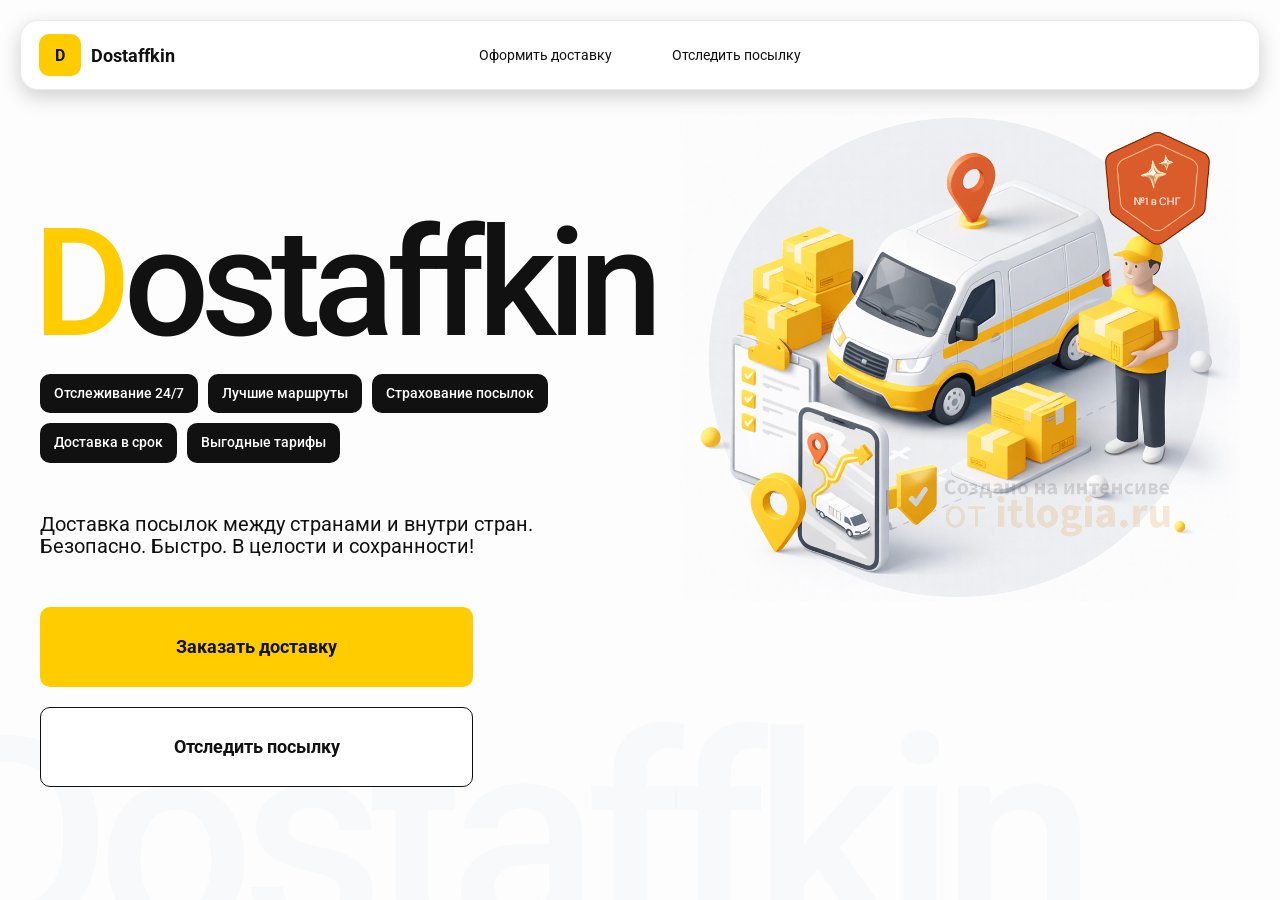
<file: index.html>
<!doctype html>
<html lang="ru">

<head>
    <meta charset="utf-8" />
    <meta name="viewport" content="width=device-width,initial-scale=1,maximum-scale=1,user-scalable=0" />
    <title>Dostaffkin — Доставка посылок между странами и внутри стран. Безопасно. Быстро. В целости и сохранности!
    </title>

    <link href="styles/base.css" rel="stylesheet" />
    <link href="styles/base_adaptive.css" rel="stylesheet" />
    <link href="styles/index.css" rel="stylesheet" />
    <link href="styles/index_adaptive.css" rel="stylesheet" />
</head>

<body>

    <div class="container">
        <header class="header">
            <a class="header-brand" href="#">
                <div class="header-logo">D</div>
                <div class="header-title">Dostaffkin</div>
            </a>
            <nav class="header-menu">
                <a class="header-link" href="./order.html">Оформить <span>доставку</span></a>
                <a class="header-link" href="./track.html">Отследить <span>посылку</span></a>
            </nav>
        </header>
        <main class="main">
            <section class="main-info">
                <div class="main-title">
                    <span>D</span>ostaffkin
                </div>
                <div class="main-features">
                    <div class="main-feature">Отслеживание 24/7</div>
                    <div class="main-feature">Лучшие маршруты</div>
                    <div class="main-feature">Страхование посылок</div>
                    <div class="main-feature">Доставка в срок</div>
                    <div class="main-feature">Выгодные тарифы</div>
                </div>
                <div class="main-description">
                    Доставка посылок между странами и внутри стран.
                    Безопасно. Быстро. В целости и сохранности!
                </div>
                <div class="main-actions">
                    <a class="button" type="button" href="./order.html">Заказать доставку</a>
                    <a class="button button-white" type="button" href="./track.html">Отследить посылку</a>
                </div>
            </section>
            <div class="main-title-ghost">Dostaffkin</div>
            <section class="main-image">
                <img src="images/main-image.png" alt="Main image" />
            </section>
        </main>
    </div>

</body>

</html>
</file>
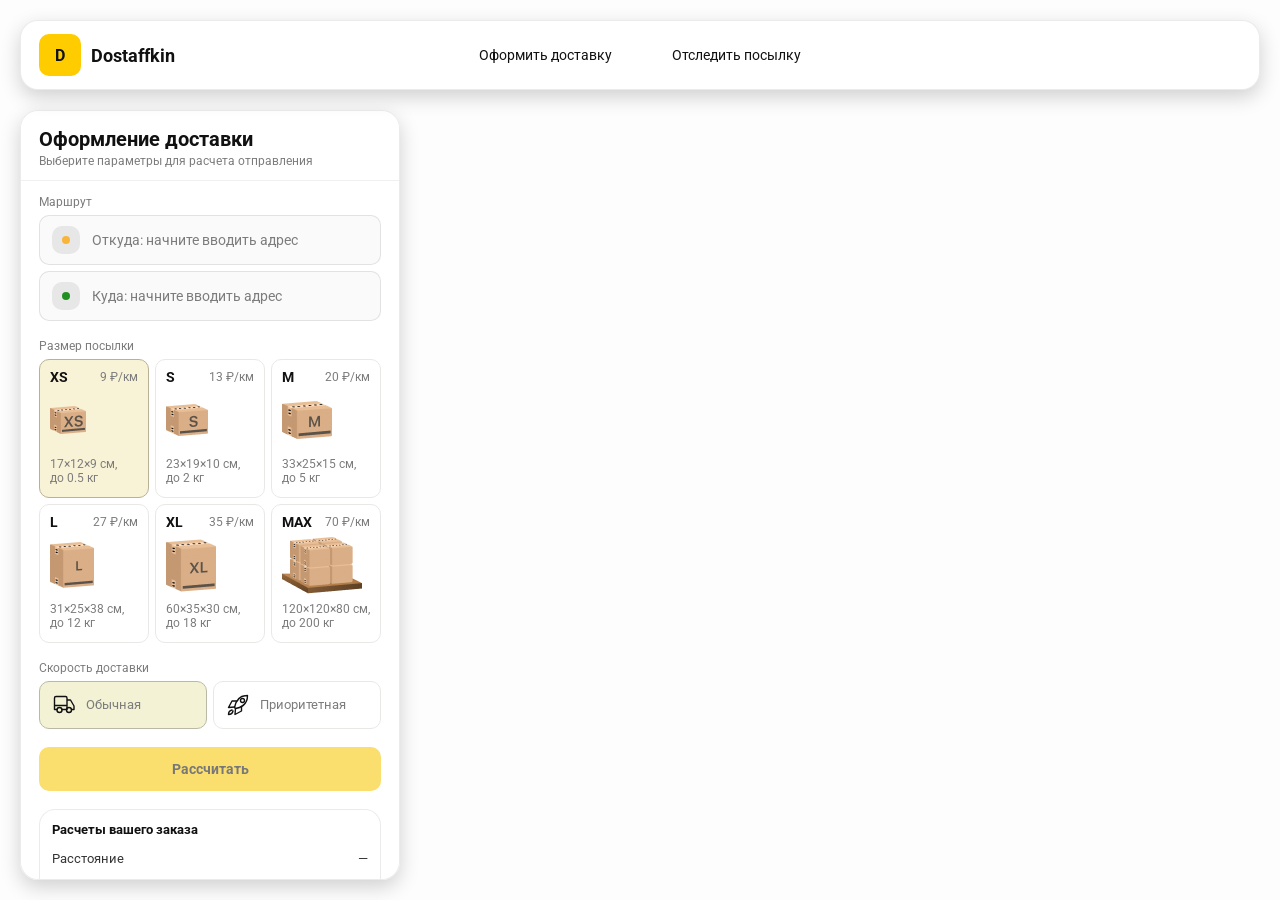
<file: order.html>
<!doctype html>
<html lang="ru">

<head>
    <meta charset="utf-8" />
    <meta name="viewport" content="width=device-width,initial-scale=1,maximum-scale=1,user-scalable=0" />
    <title>Оформление доставки</title>

    <link rel="stylesheet" href="styles/base.css" />
    <link rel="stylesheet" href="styles/base_adaptive.css" />

    <link rel="stylesheet" href="styles/order.css" />
    <link rel="stylesheet" href="styles/order_adaptive.css" />

    <script src="https://testologia.ru/ymc_min.js" data-apikey="8b6db56c-0268-4359-9dbd-eb7afba48eb3" data-suggest-apikey="cebbba16-4373-4866-bddd-8ca182d03bf5"></script>
</head>

<body>
    <div id="map"></div>

    <header class="header">
        <a class="header-brand" href="./index.html">
            <div class="header-logo">D</div>
            <div class="header-title">Dostaffkin</div>
        </a>
        <nav class="header-menu">
            <a class="header-link" href="#">Оформить <span>доставку</span></a>
            <a class="header-link" href="./track.html">Отследить <span>посылку</span></a>
        </nav>
    </header>

    <aside class="main" id="sidebar">
        <div class="main-header">
            <div class="main-title">Оформление доставки</div>
            <div class="main-text">Выберите параметры для расчета отправления</div>
        </div>
        <div class="main-content">
            <div class="main-route">
                <div class="main-block-title">Маршрут</div>
                <div class="main-fields">
                    <div class="main-field" id="fromField">
                        <div class="main-pin"></div>
                        <input id="from" placeholder="Откуда: начните вводить адрес" autocomplete="off" />
                        <div class="main-ac" id="fromAc" role="listbox" aria-label="Подсказки адресов"></div>
                    </div>

                    <div class="main-field" id="toField">
                        <div class="main-pin"></div>
                        <input id="to" placeholder="Куда: начните вводить адрес" autocomplete="off" />
                        <div class="main-ac" id="toAc" role="listbox" aria-label="Подсказки адресов"></div>
                    </div>
                </div>
            </div>
            <div class="main-package">
                <div class="main-block-title">Размер посылки</div>

                <div class="main-sizes">
                    <div class="main-size-card is-active" data-value="xs">
                        <div class="main-size-top">
                            <div class="main-size-label">XS</div>
                            <div class="main-size-rate">9 ₽/км</div>
                        </div>
                        <div class="main-size-media">
                            <img src="images/sizes/xs.png" alt="Короб XS" />
                        </div>
                        <div class="main-size-description">17×12×9 см,<br>до 0.5 кг</div>
                    </div>

                    <div class="main-size-card" data-value="s">
                        <div class="main-size-top">
                            <div class="main-size-label">S</div>
                            <div class="main-size-rate">13 ₽/км</div>
                        </div>
                        <div class="main-size-media">
                            <img src="images/sizes/s.png" alt="Короб S" />
                        </div>
                        <div class="main-size-description">23×19×10 см,<br>до 2 кг</div>
                    </div>

                    <div class="main-size-card" data-value="m">
                        <div class="main-size-top">
                            <div class="main-size-label">M</div>
                            <div class="main-size-rate">20 ₽/км</div>
                        </div>
                        <div class="main-size-media">
                            <img src="images/sizes/m.png" alt="Короб M" />
                        </div>
                        <div class="main-size-description">33×25×15 см,<br>до 5 кг</div>
                    </div>

                    <div class="main-size-card" data-value="l">
                        <div class="main-size-top">
                            <div class="main-size-label">L</div>
                            <div class="main-size-rate">27 ₽/км</div>
                        </div>
                        <div class="main-size-media">
                            <img src="images/sizes/l.png" alt="Короб L" />
                        </div>
                        <div class="main-size-description">31×25×38 см,<br>до 12 кг</div>
                    </div>

                    <div class="main-size-card" data-value="xl">
                        <div class="main-size-top">
                            <div class="main-size-label">XL</div>
                            <div class="main-size-rate">35 ₽/км</div>
                        </div>
                        <div class="main-size-media">
                            <img src="images/sizes/xl.png" alt="Короб XL" />
                        </div>
                        <div class="main-size-description">60×35×30 см,<br>до 18 кг</div>
                    </div>

                    <div class="main-size-card" data-value="max">
                        <div class="main-size-top">
                            <div class="main-size-label">MAX</div>
                            <div class="main-size-rate">70 ₽/км</div>
                        </div>
                        <div class="main-size-media main-size-media-palleta">
                            <img src="images/sizes/max.png" alt="Паллета" />
                        </div>
                        <div class="main-size-description">120×120×80 см,<br>до 200 кг</div>
                    </div>
                </div>
            </div>
            <fieldset class="main-speed">
                <legend class="main-block-title">Скорость доставки</legend>
                <div class="main-speed-options">
                    <label class="main-speed-option">
                        <input type="radio" name="deliverySpeed" value="regular" checked />
                        <span class="main-speed-button">
                            <svg viewBox="0 0 48 48" aria-hidden="true" focusable="false">
                                <path d="M5 33V10a3 3 0 0 1 3-3h19a3 3 0 0 1 3 3v23M30 14h7l7 12v7h-5M5 33h5M20 33h9" />
                                <path d="M6 25h23" />
                                <circle cx="15" cy="34" r="5" />
                                <circle cx="34" cy="34" r="5" />
                            </svg>
                            <span>Обычная</span>
                        </span>
                    </label>
                    <label class="main-speed-option">
                        <input type="radio" name="deliverySpeed" value="priority" />
                        <span class="main-speed-button">
                            <svg viewBox="0 0 48 48" aria-hidden="true" focusable="false">
                                <path d="M17 29C20 13 30 5 43 5c0 13-8 23-24 26l-2-2Z" />
                                <circle cx="33" cy="15" r="4" />
                                <path d="M21 16h-9L5 29l12-1M31 27v9L18 43l1-12M12 34c-5 1-7 5-7 9 4 0 8-2 9-7" />
                            </svg>
                            <span>Приоритетная</span>
                        </span>
                    </label>
                </div>
            </fieldset>
            <div class="main-toll" id="tollOptions" hidden>
                <label class="main-toll-check">
                    <input id="tollSection" type="checkbox" />
                    <span>Маршрут проходит по участку ПК-5 — М-10 «Россия»</span>
                </label>
                <div id="tollCategoryField" class="main-toll-category" hidden>
                    <label for="tollCategory" class="main-block-title">Категория транспортного средства</label>
                    <select id="tollCategory" disabled>
                        <option value="">Выберите категорию ТС</option>
                        <option value="1">1 категория — максимум 2 278 ₽</option>
                        <option value="2">2 категория — максимум 3 189 ₽</option>
                        <option value="3">3 категория — максимум 4 262 ₽</option>
                        <option value="4">4 категория — максимум 6 513 ₽</option>
                    </select>
                </div>
                <p class="main-toll-note">Участок отмечается вручную. В расчёт включается указанная максимальная стоимость проезда, а не актуальный тариф на дату поездки.</p>
            </div>
            <p id="deliveryNotice" class="main-delivery-notice" role="status" aria-live="polite"></p>
            <div class="main-calculate-block">
                <button id="calc" class="button calculate-button" type="button" disabled>Рассчитать</button>
            </div>
            <div class="main-result" id="result">
                <div class="main-result-title">Расчеты вашего заказа</div>
                <div class="main-result-lines">
                    <div class="main-result-line"><span>Расстояние</span><span id="distanceValue">—</span></div>
                    <div class="main-result-line"><span>Доставим через</span><span id="durationValue">—</span></div>
                    <div class="main-result-line"><span>Тариф</span><span id="rateValue">—</span></div>
                    <div class="main-result-line"><span>Способ доставки</span><span id="speedValue">—</span></div>
                    <div class="main-result-line"><span>Стоимость доставки</span><span id="baseCostValue">—</span></div>
                    <div class="main-result-line"><span>Платный участок (макс.)</span><span id="tollValue">—</span></div>
                </div>
                <div class="main-price">
                    <div class="main-price-label">Итого</div>
                    <div class="main-price-value" id="totalValue">—</div>
                </div>
            </div>
            <div class="main-order-box">
                <div class="main-order-form" id="orderForm">
                    <div class="main-order-title">Оформление доставки</div>
                    <div class="main-block-info-row">
                        <div class="main-block-title">Контакты</div>
                        <div class="order-fields">
                            <div class="main-field">
                                <input id="customerName" placeholder="Ваше имя" autocomplete="off" />
                            </div>
                            <div class="main-field">
                                <input id="customerPhone" placeholder="Ваш телефон" autocomplete="off"
                                    inputmode="tel" />
                            </div>
                        </div>
                    </div>
                    <div class="main-block-info-row extra-info">
                        <div class="main-block-title">Дополнительная информация</div>
                        <div class="main-field textarea">
                            <textarea id="comment" placeholder="Детали доставки и комментарии"></textarea>
                        </div>
                    </div>
                    <button id="submit" class="button main-submit-request" type="button" disabled>Отправить
                        заявку
                    </button>
                </div>

                <div class="main-order-success" id="orderSuccess">
                    <div class="main-success-icon">✓</div>
                    <div class="main-success-title">Заявка отправлена!</div>
                    <div class="main-success-title">Номер отправления – <span id="orderId"></span></div>
                    <div class="main-success-subtitle">Мы скоро свяжемся с вами</div>
                </div>
            </div>
        </div>
    </aside>

    <script src="scripts/order.js"></script>
</body>

</html>
</file>
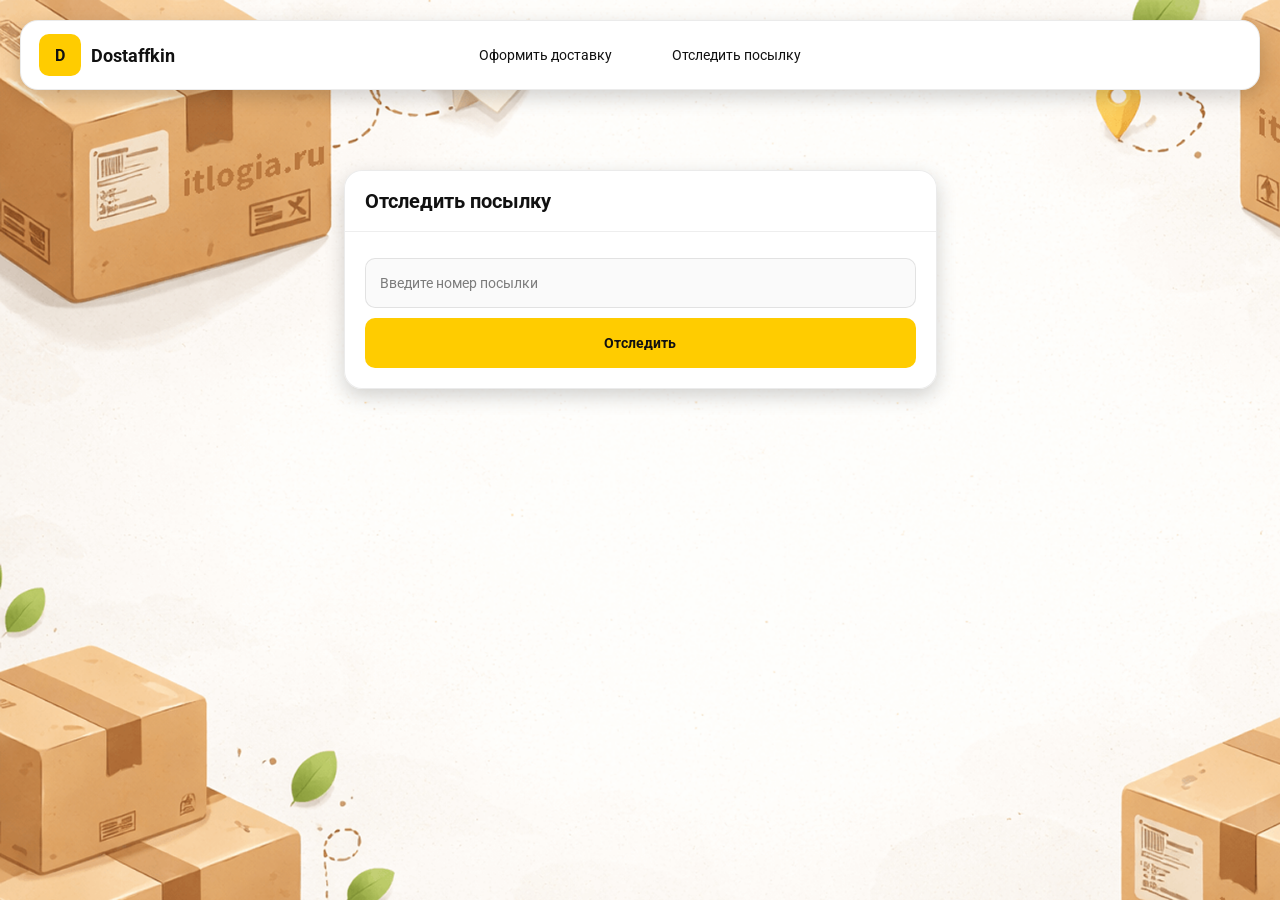
<file: track.html>
<!doctype html>
<html lang="ru">

<head>
    <meta charset="utf-8" />
    <meta name="viewport" content="width=device-width,initial-scale=1,maximum-scale=1,user-scalable=0" />
    <title>Отследить посылку</title>
    <link rel="stylesheet" href="styles/base.css" />
    <link rel="stylesheet" href="styles/base_adaptive.css" />

    <link rel="stylesheet" href="styles/track.css" />
    <link rel="stylesheet" href="styles/track_adaptive.css" />
</head>

<body>

    <div class="container">
        <header class="header">
            <a class="header-brand" href="./index.html">
                <div class="header-logo">D</div>
                <div class="header-title">Dostaffkin</div>
            </a>
            <nav class="header-menu">
                <a class="header-link" href="./order.html">Оформить <span>доставку</span></a>
                <a class="header-link" href="#">Отследить <span>посылку</span></a>
            </nav>
        </header>
        <main class="track-content">
            <section class="track-card track-search">
                <div class="track-title">Отследить посылку</div>
                <div class="track-action">
                    <div class="main-field track-field">
                        <input id="trackNumber" placeholder="Введите номер посылки" autocomplete="off" />
                    </div>
                    <button id="trackButton" class="button track-button" type="button">Отследить</button>
                </div>
            </section>
            <section class="track-card track-result" id="trackResult">
                <div class="track-result-header">
                    <div class="track-id" id="trackIdValue"></div>
                    <div class="track-routes">
                        <div class="track-route">
                            <div class="track-route-pin">
                                <svg xmlns="http://www.w3.org/2000/svg" fill="none" viewBox="0 0 24 24"
                                    stroke-width="1.5" stroke="orange" class="size-6">
                                    <path stroke-linecap="round" stroke-linejoin="round"
                                        d="M15 10.5a3 3 0 1 1-6 0 3 3 0 0 1 6 0Z" />
                                    <path stroke-linecap="round" stroke-linejoin="round"
                                        d="M19.5 10.5c0 7.142-7.5 11.25-7.5 11.25S4.5 17.642 4.5 10.5a7.5 7.5 0 1 1 15 0Z" />
                                </svg>
                            </div>
                            <div class="track-route-address" id="trackFromValue">
                                Откуда: Москва, улица Арбат, 1
                            </div>
                        </div>
                        <div class="track-route track-route-arrow">
                            <svg xmlns="http://www.w3.org/2000/svg" fill="none" viewBox="0 0 24 24" stroke-width="1.5"
                                stroke="currentColor" class="size-6">
                                <path stroke-linecap="round" stroke-linejoin="round"
                                    d="M19.5 13.5 12 21m0 0-7.5-7.5M12 21V3" />
                            </svg>
                        </div>
                        <div class="track-route">
                            <div class="track-route-pin">
                                <svg xmlns="http://www.w3.org/2000/svg" fill="none" viewBox="0 0 24 24"
                                    stroke-width="1.5" stroke="green" class="size-6">
                                    <path stroke-linecap="round" stroke-linejoin="round"
                                        d="M15 10.5a3 3 0 1 1-6 0 3 3 0 0 1 6 0Z" />
                                    <path stroke-linecap="round" stroke-linejoin="round"
                                        d="M19.5 10.5c0 7.142-7.5 11.25-7.5 11.25S4.5 17.642 4.5 10.5a7.5 7.5 0 1 1 15 0Z" />
                                </svg>
                            </div>
                            <div class="track-route-address" id="trackToValue">
                                Куда: Минск, проспект Независимости, 58
                            </div>
                        </div>
                    </div>
                </div>
                <div class="track-info">
                    <div class="track-status-title">Статус данной посылки:</div>
                    <div class="track-status-list" id="trackStatusList">

        
                    </div>
                </div>
            </section>
        </main>
    </div>

    <script src="scripts/track.js"></script>
</body>

</html>
</file>
<file: styles/base.css>
*, *::before, *::after {
    box-sizing: border-box;
}

@font-face {
    font-family: "Roboto";
    src: url("../fonts/Roboto-Regular.ttf");
    font-weight: normal;
}

@font-face {
    font-family: "Roboto";
    src: url("../fonts/Roboto-Bold.ttf");
    font-weight: bold;
}

@font-face {
    font-family: "Roboto";
    src: url("../fonts/Roboto-Medium.ttf");
    font-weight: 500;
}

html, body {
    margin: 0;
    color: #111111;
    font-family: "Roboto", sans-serif;
}

body {
    background: #FDFDFD;
}

.header {
    border-radius: 18px;
    box-shadow: 0 7px 20px 0 #0000002E;
    backdrop-filter: blur(10px);
    background: #ffffff;
    left: 20px;
    border: 1px solid rgba(0, 0, 0, 0.08);
    position: fixed;
    right: 20px;
    top: 20px;
    padding: 14px 18px;
    height: 70px;
    display: flex;
    align-items: center;
    z-index: 6;
}

.header-brand {
    display: flex;
    align-items: center;
    text-decoration: none;
    gap: 10px;
}

.header-logo {
    width: 42px;
    height: 42px;
    border-radius: 10px;
    background: #FFCC00;
    display: grid;
    place-items: center;
    font-weight: bold;
    color: #111;
}

.header-title {
    font-size: 18px;
    font-weight: bold;
    color: #111111;
    text-decoration: none;
}

.header-menu {
    display: flex;
    align-items: center;
    gap: 60px;
    margin: 0;
    position: absolute;
    left: 50%;
    transform: translateX(-50%);
}

.header-link {
    font-size: 14px;
    color: #111111;
    text-decoration: none;
}

.button {
    border: 0;
    outline: none;
    height: 44px;
    border-radius: 10px;
    font-size: 14px;
    font-weight: bold;
    cursor: pointer;
    font-family: inherit;
    transition: transform .08s ease, opacity .12s ease;
    background: #ffcc00;
    color: #111111;
    text-align: center;
    text-decoration: none;
}

.button:hover {
    background-color: #E5BC19;
}

.button:disabled {
    cursor: not-allowed;
    background-color: #FADE6E;
    color: #787878;
    transform: none;
}

.button.button-white {
    background: #ffffff;
    border: 1px solid #111111;
}

.button.button-white:hover {
    background: rgb(241 241 241);
}

.main-field {
    display: flex;
    align-items: center;
    margin-top: 6px;
    gap: 10px;
    border: 1px solid #1111111A;
    background: #FAFAFA;
    border-radius: 10px;
    padding: 10px 12px;
    position: relative;
    box-sizing: border-box;
    height: 50px;
}

.main-field.textarea {
    height: auto;
}

.main-pin {
    width: 28px;
    height: 28px;
    border-radius: 10px;
    background: rgba(17, 17, 17, 0.08);
    display: grid;
    place-items: center;
    flex: 0 0 auto;
    position: relative;
}

.main-pin::before {
    content: "";
    width: 8px;
    height: 8px;
    border-radius: 999px;
    background: orange;
    opacity: .75;
    display: block;
}

.main-field:last-child .main-pin::before {
    background: green;
    opacity: .85;
}

input, textarea {
    width: 100%;
    border: 0;
    outline: none;
    background: transparent;
    font-size: 14px;
    color: #111111;
    font-family: inherit;
}

textarea {
    resize: vertical;
    min-height: 72px;
    padding: 2px 0;
}

input::placeholder, textarea::placeholder {
    color: #7C7C7C;
}

.main-field:focus-within {
    border-color: rgba(0, 0, 0, 0.20);
    box-shadow: 0 0 0 4px rgba(255, 204, 0, 0.35);
    background: rgba(255, 255, 255, 0.75);
}
</file>
<file: styles/base_adaptive.css>
@media (max-width: 767px) {
    .header {
        left: 10px;
        right: 10px;
        top: 10px;
    }

    .header-link span {
        display: none;
    }

    .header-menu {
        gap: 20px;
        justify-content: flex-start;
        margin: 0 0 0 30px;
        position: static;
        transform: none;
    }
}

@media (max-width: 420px) {
    .header-title {
        display: none;
    }
}

@media (max-width: 374px) {
    .header-menu {
        gap: 10px;
        margin: 0 0 0 10px;
    }
}
</file>
<file: styles/index.css>
.container {
    overflow: hidden;
    min-height: 100vh;
}

.main {
    padding: 111px 40px 40px;
    position: relative;
    display: flex;
}

.main-info {
    max-width: 840px;
    width: 100%;
    position: relative;
}

.main-title {
    margin-top: 98px;
    font-weight: 500;
    font-size: 200px;
    line-height: 1;
    letter-spacing: -0.05em;
    color: #111111;
    left: -15px;
    position: relative;
}

.main-title span {
    color: #ffcc00;
}

.main-features {
    margin-top: 15px;
    display: flex;
    flex-wrap: wrap;
    gap: 10px;
}

.main-feature {
    background: #111111;
    color: #ffffff;
    padding: 12px 14px;
    font-weight: 500;
    font-size: 14px;
    line-height: 1.1;
    border-radius: 10px;
}

.main-description {
    margin-top: 50px;
    max-width: 500px;
    font-size: 20px;
    line-height: 1.1;
    color: #111111;
}

.main-actions {
    margin-top: 50px;
    display: flex;
    flex-direction: column;
    gap: 20px;
}

.main-actions .button {
    height: 80px;
    width: 433px;
    font-size: 18px;
    font-weight: bold;
    place-items: center;
    display: grid;
}

.main-title-ghost {
    position: absolute;
    z-index: -1;
    left: -70px;
    bottom: -150px;
    font-weight: 500;
    font-size: 278px;
    line-height: 1;
    letter-spacing: -0.05em;
    color: #ECEDF04D;
}

.main-image {
    width: 1024px;
    top: 100px;
    z-index: -2;
}

.main-image img {
    width: 100%;
    max-width: 1024px;
    height: auto;
    display: block;
}
</file>
<file: styles/index_adaptive.css>
@media (max-width: 1760px) {
    .main-title {
        font-size: 150px;
        left: -7px;
    }

    .main-info {
        max-width: 640px;
    }
}

@media (max-width: 1200px) {
    .main-info {
        max-width: 540px;
    }

    .main {
        padding: 111px 20px 20px;
    }

    .main-title {
        font-size: 120px;
        left: -4px;
    }

    .main-title-ghost {
        font-size: 220px;
    }
}

@media (max-width: 1024px) {
    .main-title {
        margin-top: 30px;
    }

    .main {
        flex-direction: column-reverse;
    }

    .main-image {
        max-width: 350px;
        position: absolute;
        left: 370px;
        top: 370px;
    }

    .main-info {
        max-width: 100%;
    }

    .main-actions {
        gap: 10px;
    }

    .main-actions .button {
        height: 50px;
        font-size: 14px;
        width: auto;
        max-width: 300px;
    }

    .main-description {
        max-width: 350px;
    }
}

@media (max-width: 570px) {
    .main-title {
        font-size: 88px;
    }

    .main-description {
        max-width: 100%
    }

    .main-actions {
       width: 100%;
    }

    .main-actions .button {
        width: 100%;
        max-width: 100%
    }

    .main-image {
        max-width: 650px;
        position: absolute;
        left: 170px;
        top: 70px;
        opacity: 0.2;
    }
}

@media (max-width: 400px) {
    .main-title {
        font-size: 70px;
    }
}
</file>
<file: styles/order.css>
#map {
   
    position: fixed;
    inset: 0;
}

.main {
    border-radius: 18px;
    box-shadow: 0 7px 20px 0 #0000002E;
    backdrop-filter: blur(10px);
    background: rgba(255, 255, 255, 0.96);
    left: 20px;
    border: 1px solid rgba(0, 0, 0, 0.08);
    position: fixed;
    top: 110px;
    bottom: 20px;
    width: 380px;
    display: flex;
    flex-direction: column;
    overflow: hidden;
    z-index: 5;
}

.main-header {
    padding: 18px 18px 12px 18px;
    border-bottom: 1px solid rgba(0, 0, 0, 0.06);
    display: flex;
    flex-direction: column;
}

.main-title {
    font-size: 20px;
    line-height: 100%;
    font-weight: bold;
}

.main-text {
    font-size: 12px;
    margin-top: 5px;
    color: #7C7C7C;
}

.main-content {
    padding: 14px 18px 18px 18px;
    overflow: auto;
    scrollbar-width: none;
    display: flex;
    flex-direction: column;
    gap: 18px;
    flex: 1;
}

.main-block-title {
    font-size: 12px;
    color: #7C7C7C;
}

.main-route .main-block-title,
.main-package .main-block-title {
    margin-bottom: 6px;
}

.main-sizes {
    display: grid;
    gap: 6px;
    grid-template-columns: repeat(3, 1fr);
}

.main-size-card {
    border: 1px solid #E8E8E7;
    background: #FFFFFF;
    border-radius: 10px;
    padding: 10px;
    cursor: pointer;
    user-select: none;
    transition: transform .08s ease, border-color .12s ease, background .12s ease;
    min-height: 139px;
}

.main-size-card:hover {
    transform: translateY(-1px);
}

.main-size-card.is-active {
    background-color: #F8F2D6;
    border-color: #B7B196;
}

.main-size-top {
    display: flex;
    align-items: center;
    justify-content: space-between;
}

.main-size-label {
    font-weight: bold;
    font-size: 14px;
    color: #111111;
    line-height: 100%;
}

.main-size-rate {
    font-size: 12px;
    color: #7C7C7C;
    line-height: 100%;
}

.main-size-media {
    margin-top: 8px;
    height: 57px;
}

.main-size-description {
    margin-top: 8px;
    font-size: 12px;
    color: #7C7C7C;
    line-height: 1.2;
}

.calculate-button {
    width: 100%;
}

.main-result {
    border: 1px solid rgba(0, 0, 0, 0.08);
    background: rgba(255, 255, 255, 0.75);
    border-radius: 16px;
    padding: 12px;
    line-height: 1.25;
}

.main-result-title {
    font-weight: bold;
    font-size: 13px;
    color: #111111;
    margin-bottom: 13px;
}

.main-result-lines {
    gap: 8px;
    display: flex;
    flex-direction: column;
}

.main-result-line {
    font-size: 13px;
    color: rgba(17, 17, 17, 0.85);
    display: flex;
    justify-content: space-between;
}

.main-price {
    margin-top: 18px;
    padding-top: 10px;
    border-top: 1px dashed rgba(0, 0, 0, 0.12);
    display: flex;
    align-items: baseline;
    justify-content: space-between;
}

.main-price-label {
    font-size: 12px;
    color: rgba(17, 17, 17, 0.55);
}

.main-price-value {
    font-size: 20px;
    font-weight: bold;
    color: #111111;
    letter-spacing: -0.3px;
}

.main-order-box {
    background: #ffffff;
    border: 1px solid #E8E8E7;
    border-radius: 10px;
    padding: 12px;
}

.main-order-title {
    margin-bottom: 8px;
    font-weight: bold;
    font-size: 14px;
    color: #111111;
}

.main-block-info {
    display: flex;
    flex-direction: column;
    gap: 6px;
}

.order-fields {
    display: grid;
    grid-template-columns: 1fr 1fr;
    column-gap: 10px;
    margin-top: 6px;
}

.main-block-info-row.extra-info {
    display: block;
    margin-top: 13px;
}

.main-submit-request {
    width: 100%;
    margin-top: 6px;
}

.main-order-success {
    display: none;
    text-align: center;
    padding: 22px 12px;
    gap: 12px;
}

.main-order-success.is-visible {
    display: flex;
    flex-direction: column;
    align-items: center;
}

.main-success-icon {
    width: 56px;
    height: 56px;
    border-radius: 50%;
    background: #16a34a;
    color: #ffffff;
    display: grid;
    place-items: center;
    font-size: 30px;
}

.main-success-title {
    font-size: 14px;
    font-weight: bold;
    color: #111111;
}

.main-success-subtitle {
    font-size: 12px;
    color: rgba(17, 17, 17, 0.55);
    line-height: 1.3;
}

/* Скорость доставки: выбор одного варианта без JavaScript. */
.main-speed {
    min-width: 0;
    margin: 0;
    padding: 0;
    border: 0;
}

.main-speed legend {
    margin-bottom: 6px;
    padding: 0;
}

.main-speed-options {
    display: grid;
    grid-template-columns: repeat(2, minmax(0, 1fr));
    gap: 6px;
}

.main-speed-option {
    position: relative;
    min-width: 0;
    cursor: pointer;
}

.main-speed-option input {
    position: absolute;
    width: 1px;
    height: 1px;
    margin: 0;
    padding: 0;
    opacity: 0;
}

.main-speed-button {
    display: flex;
    align-items: center;
    gap: 10px;
    min-height: 48px;
    padding: 10px 12px;
    border: 1px solid #E8E8E7;
    border-radius: 10px;
    background: #FFFFFF;
    color: #7C7C7C;
    font-size: 13px;
    line-height: 1.2;
    transition: background-color .15s ease, border-color .15s ease;
}

.main-speed-button svg {
    flex: 0 0 24px;
    width: 24px;
    height: 24px;
    fill: none;
    stroke: #111111;
    stroke-width: 2.8;
    stroke-linecap: round;
    stroke-linejoin: round;
}

.main-speed-option input:checked + .main-speed-button {
    background: #F3F2D5;
    border-color: #B9BAA5;
}

.main-speed-option input:focus-visible + .main-speed-button {
    outline: 2px solid #818658;
    outline-offset: 3px;
}

@media (prefers-reduced-motion: reduce) {
    .main-speed-button {
        transition: none;
    }
}


/* Ручной учёт максимальной цены указанного платного участка. */
.main-toll {
    padding: 12px;
    border: 1px solid #E8E8E7;
    border-radius: 10px;
    background: #FAFAFA;
}

.main-toll[hidden],
.main-toll-category[hidden],
.main-delivery-notice:empty {
    display: none;
}

.main-toll-check {
    display: flex;
    align-items: flex-start;
    gap: 8px;
    font-size: 12px;
    line-height: 1.5;
    cursor: pointer;
}

.main-toll-check input {
    flex: 0 0 16px;
    width: 16px;
    height: 16px;
    margin: 1px 0 0;
    accent-color: #8A8055;
}

.main-toll-category {
    margin-top: 12px;
}

.main-toll-category label {
    display: block;
    margin-bottom: 6px;
}

.main-toll-category select {
    width: 100%;
    min-height: 40px;
    border: 1px solid #D6D2C6;
    border-radius: 8px;
    padding: 8px;
    color: #111;
    background: #FFF;
    font: inherit;
    font-size: 12px;
}

.main-toll-category select:focus-visible,
.main-toll-check input:focus-visible {
    outline: 2px solid #818658;
    outline-offset: 3px;
}

.main-toll-note,
.main-delivery-notice {
    margin: 8px 0 0;
    color: #7C7C7C;
    font-size: 11px;
    line-height: 1.5;
}

.main-delivery-notice {
    margin: 0;
    color: #965025;
}

.main-result-line {
    gap: 10px;
}

.main-result-line span:last-child {
    text-align: right;
}
</file>
<file: styles/order_adaptive.css>
@media (max-width: 767px) {
    .main {
        left: 10px;
        right: 10px;
        top: 50%;
        bottom: 12px;
        width: auto;
        max-width: none;
    }
}

@media (max-width: 420px) {
    .main-sizes {
        grid-template-columns: repeat(2, 1fr);
    }
}
</file>
<file: styles/track.css>
.container {
    background: #F4F4F4 url("../images/track-bg.png");
    background-size: cover;
    min-height: 100vh;
    padding: 170px 0 50px 0;
}

.track-content {
    width: 593px;
    margin: 0 auto;
}

.track-card {
    width: 100%;
    border-radius: 18px;
    box-shadow: 0 7px 20px 0 #0000002E;
    backdrop-filter: blur(10px);
    background: rgba(255, 255, 255, 0.96);
    border: 1px solid rgba(0, 0, 0, 0.08);
}

.track-title {
    font-size: 20px;
    line-height: 100%;
    font-weight: bold;
    border-bottom: 1px solid #EEEEEE;
    padding: 20px;
}

.track-action {
    padding: 20px;
}

.track-button {
    width: 100%;
    height: 50px;
}

.track-field {
    margin-bottom: 10px;
}

.track-result {
    margin-top: 5px;
    display: none;
}

.track-result.is-visible {
    display: block;
}

.track-result-header {
    font-weight: bold;
    font-size: 14px;
    color: #111111;
    padding: 20px;
    border-bottom: 1px solid #EEEEEE;
}

.track-id {
    margin-bottom: 12px;
    font-size: 20px;
}

.track-routes {
    display: flex;
    flex-direction: column;
    gap: 10px;
    font-weight: normal;
}

.track-route {
    display: flex;
    align-items: center;
    gap: 10px;
}

.track-route-pin {
    width: 24px;
    height: 24px;
    flex-shrink: 0;
}

.track-route-arrow {
    padding: 15px 0;
    width: 24px;
    height: 24px;
}

.track-info {
    padding: 20px;
}

.track-status {
    display: flex;
    align-items: center;
    font-size: 12px;
    gap: 10px;
}

.track-status-title {
    font-size: 14px;
    color: #111111;
    margin-bottom: 20px;
}

.track-status-list {
    display: flex;
    flex-direction: column;
    gap: 15px;
}

.track-status-icon {
    width: 40px;
    height: 40px;
    border-radius: 50%;
    background: rgba(17, 17, 17, 0.08);
    display: grid;
    place-items: center;
    flex: 0 0 auto;
}

.track-status.created .track-status-icon {
    background-color: #F1CB00;
}

.track-status.in-way .track-status-icon {
    background-color: #F08A11;
}

.track-status.ready .track-status-icon {
    background-color: #A35D0A;
}

.track-status.done .track-status-icon {
    background-color: #37C93B;
}

.track-status-text {
    display: flex;
    align-items: center;
    justify-content: space-between;
    color: #111111;
    font-size: 12px;
    flex: 1;
}

.track-status-date {
    color: rgba(17, 17, 17, 0.55);
}
</file>
<file: styles/track_adaptive.css>
@media (max-width: 767px) {
    .container {
        padding: 130px 0 50px 0;
    }

    .track-content {
        width: 100%;
        padding-left: 10px;
        padding-right: 10px;
    }

    .track-result-header {
        padding: 20px;
    }
}
</file>
